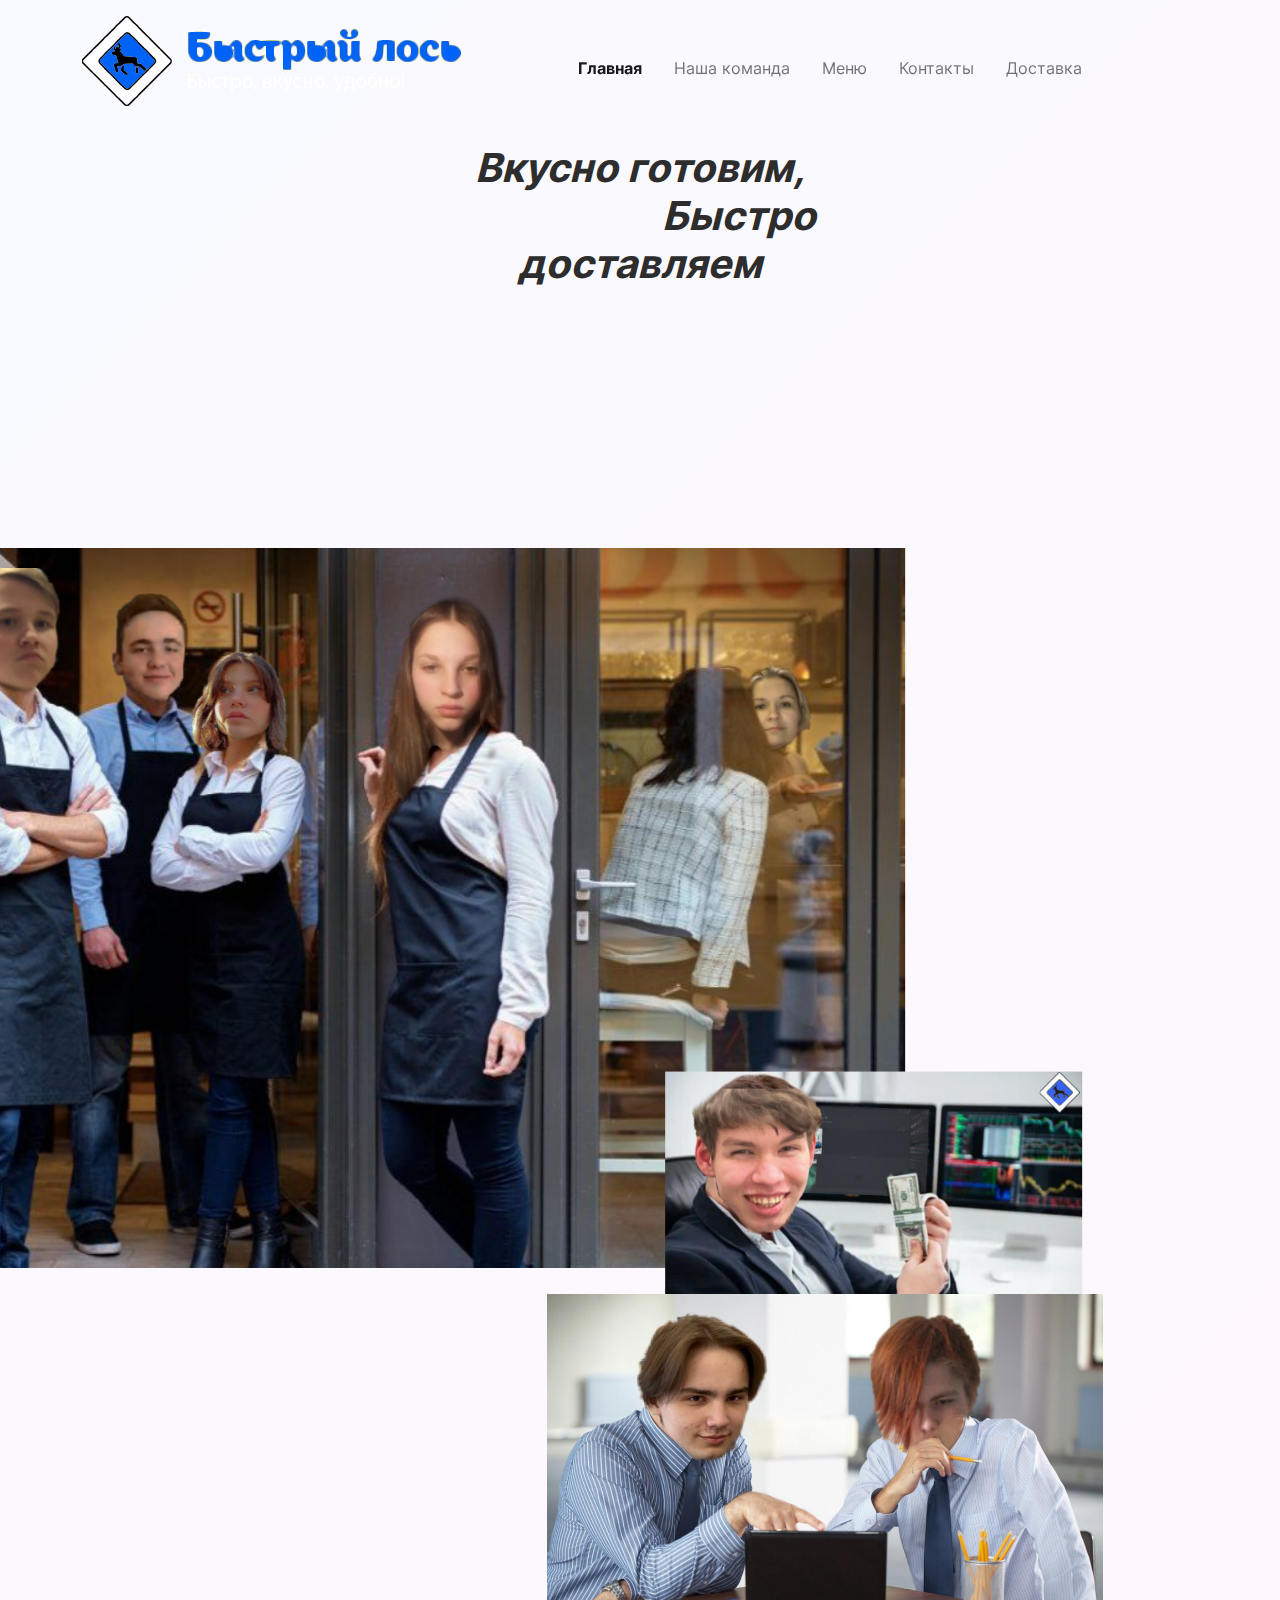
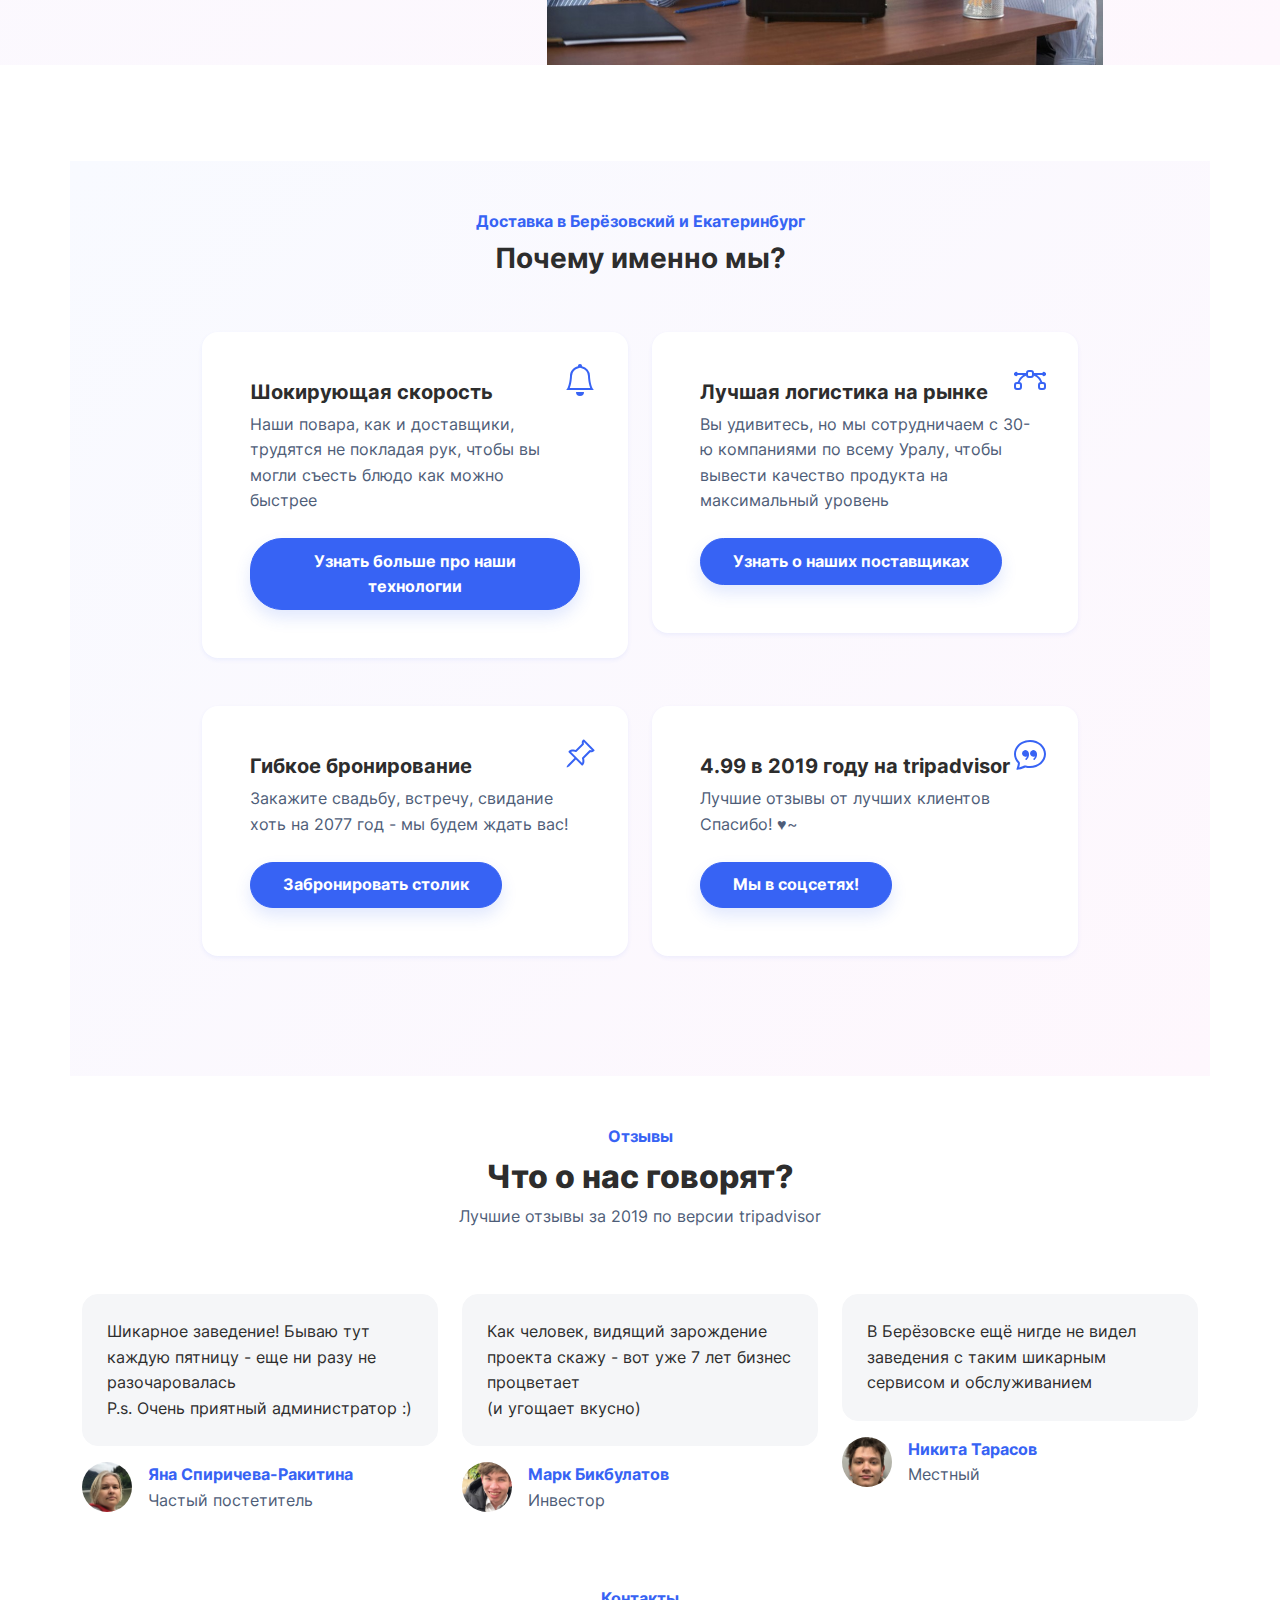
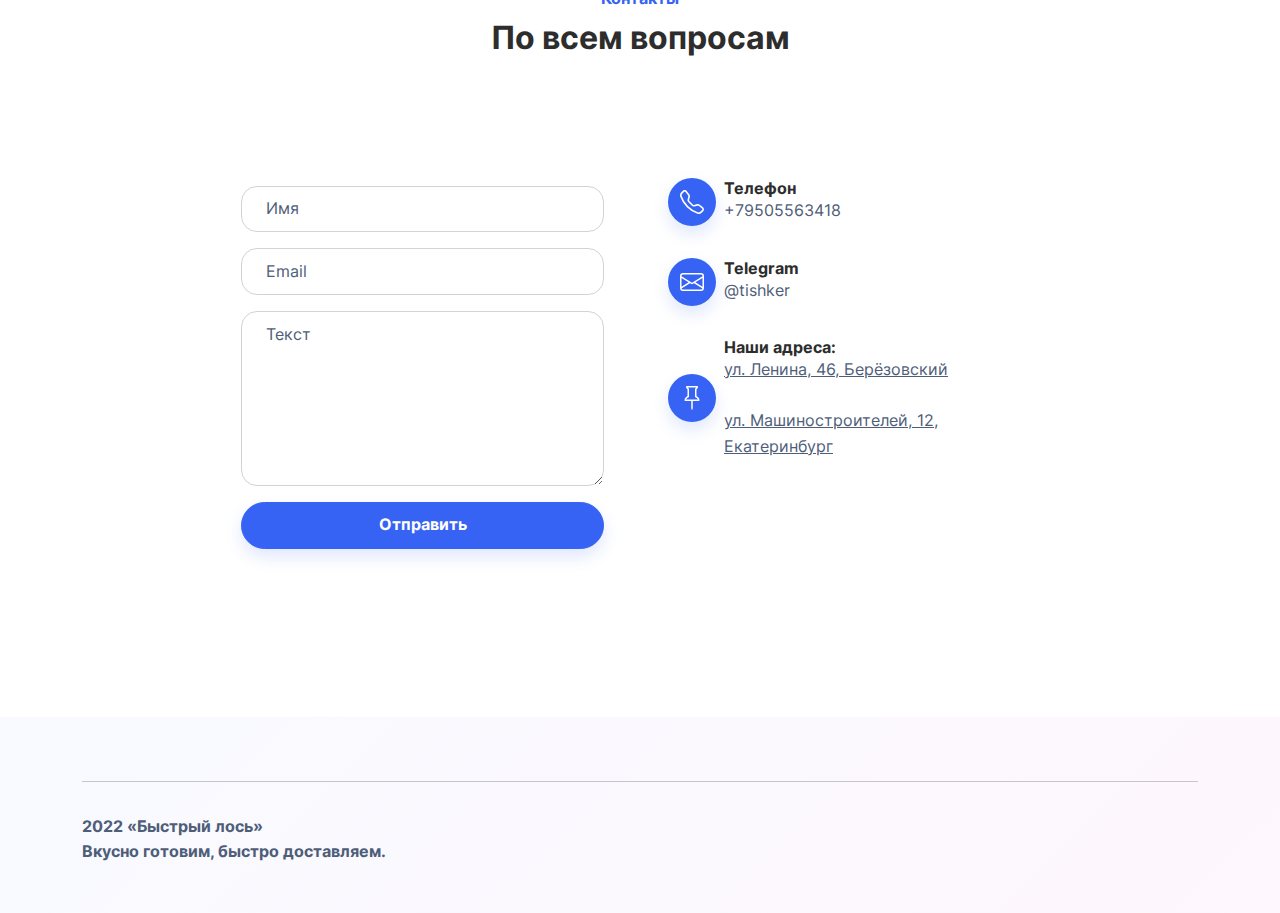
<file: templates/index.html>
<!DOCTYPE html>
<html lang="en">

<head>
    <meta charset="utf-8">
    <meta name="viewport" content="width=device-width, initial-scale=1.0, shrink-to-fit=no">
    <title>Home - FastMoose</title>
    <meta name="description" content="FastMoose - Fast Website">
    <link rel="stylesheet" href="../static/bootstrap/css/bootstrap.min.css">
    <link rel="stylesheet" href="../static/css/Inter.css">
    <link rel="stylesheet" href="../static/fonts/font-awesome.min.css">
    <link rel="stylesheet" href="../static/css/Contact-Form-v2-Modal--Full-with-Google-Map.css">
    <link rel="stylesheet" href="../static/css/untitled.css">
</head>

<body style="/*background: url(&quot;design.jpg&quot;);*/background-position: 0 -60px;">
    <nav class="navbar navbar-light navbar-expand-md fixed-top navbar-shrink py-3" id="mainNav">
        <div class="container"><button data-bs-toggle="collapse" class="navbar-toggler" data-bs-target="#navcol-1"><span class="visually-hidden">Toggle navigation</span><span class="navbar-toggler-icon"></span></button><p><a href="/"><img src="../static/img/mmos.png"></a></p>
            <div class="collapse navbar-collapse" id="navcol-1">
                <ul class="navbar-nav mx-auto">
                    <li class="nav-item"><a class="nav-link active" href="/">Главная</a></li>
                    <li class="nav-item"><a class="nav-link" href="team">Наша команда</a></li>
                    <li class="nav-item"><a class="nav-link" href="products">Меню</a></li>
                    <li class="nav-item"><a class="nav-link" href="contacts">Контакты</a></li>
                    <li class="nav-item"><a class="nav-link" href="shopping-cart">Доставка</a></li>
                </ul>
            </div>
        </div>
    </nav>
    <header class="bg-primary-gradient pt-5">
        <div class="container pt-4 pt-xl-5">
            <div class="row pt-5">
                <div class="col-md-8 col-xl-6 text-center text-md-start mx-auto">
                    <div class="text-center">
                        <h1 class="fw-bold"><em>Вкусно готовим,</em><br><em>&nbsp; &nbsp; &nbsp; &nbsp; &nbsp; &nbsp; &nbsp; &nbsp; &nbsp; &nbsp; &nbsp; Быстро доставляем</em></h1>
                    </div>
                </div>
                <div class="col-12 col-lg-10 mx-auto">
                    <div class="position-relative" style="display: flex;flex-wrap: wrap;justify-content: flex-end;">
                        <div style="position: relative;flex: 0 0 45%;transform: translate3d(-15%, 35%, 0);"><img src="../static/img/team/safe_harbor.png"></div>
                        <div style="position: relative;flex: 0 0 45%;transform: translate3d(-5%, 20%, 0);"><img class="img-fluid" src="../static/img/team/invest.png" data-bss-parallax="" data-bss-parallax-speed="0.4"></div>
                        <div style="position: relative;flex: 0 0 60%;transform: translate3d(0, 0%, 0);"><img class="img-fluid" src="../static/img/team/overworkers.jpg" data-bss-parallax="" data-bss-parallax-speed="0.25"></div>
                    </div>
                </div>
            </div>
        </div>
    </header>
    <section class="py-5"></section>
    <section>
        <div class="container bg-primary-gradient py-5">
            <div class="row">
                <div class="col-md-8 col-xl-6 text-center mx-auto"><p class="fw-bold text-primary mb-2">Доставка в Берёзовский и Екатеринбург</p>
                    <h3 class="fw-bold">Почему именно мы?</h3>
                </div>
            </div>
            <div class="py-5 p-lg-5">
                <div class="row row-cols-1 row-cols-md-2 mx-auto" style="max-width: 900px;">
                    <div class="col mb-5">
                        <div class="card shadow-sm">
                            <div class="card-body px-4 py-5 px-md-5">
                                <div class="bs-icon-lg d-flex justify-content-center align-items-center mb-3 bs-icon" style="top: 1rem;right: 1rem;position: absolute;"><svg xmlns="http://www.w3.org/2000/svg" width="1em" height="1em" fill="currentColor" viewBox="0 0 16 16" class="bi bi-bell">
                                        <path d="M8 16a2 2 0 0 0 2-2H6a2 2 0 0 0 2 2zM8 1.918l-.797.161A4.002 4.002 0 0 0 4 6c0 .628-.134 2.197-.459 3.742-.16.767-.376 1.566-.663 2.258h10.244c-.287-.692-.502-1.49-.663-2.258C12.134 8.197 12 6.628 12 6a4.002 4.002 0 0 0-3.203-3.92L8 1.917zM14.22 12c.223.447.481.801.78 1H1c.299-.199.557-.553.78-1C2.68 10.2 3 6.88 3 6c0-2.42 1.72-4.44 4.005-4.901a1 1 0 1 1 1.99 0A5.002 5.002 0 0 1 13 6c0 .88.32 4.2 1.22 6z"></path>
                                    </svg></div>
                                <h5 class="fw-bold card-title">Шокирующая скорость</h5>
                                <p class="text-muted card-text mb-4">Наши повара, как и доставщики, трудятся не покладая рук, чтобы вы могли съесть блюдо как можно быстрее&nbsp;</p><button class="btn btn-primary shadow" type="button">Узнать больше про наши технологии</button>
                            </div>
                        </div>
                    </div>
                    <div class="col mb-5">
                        <div class="card shadow-sm">
                            <div class="card-body px-4 py-5 px-md-5">
                                <div class="bs-icon-lg d-flex justify-content-center align-items-center mb-3 bs-icon" style="top: 1rem;right: 1rem;position: absolute;"><svg xmlns="http://www.w3.org/2000/svg" width="1em" height="1em" fill="currentColor" viewBox="0 0 16 16" class="bi bi-bezier">
                                        <path fill-rule="evenodd" d="M0 10.5A1.5 1.5 0 0 1 1.5 9h1A1.5 1.5 0 0 1 4 10.5v1A1.5 1.5 0 0 1 2.5 13h-1A1.5 1.5 0 0 1 0 11.5v-1zm1.5-.5a.5.5 0 0 0-.5.5v1a.5.5 0 0 0 .5.5h1a.5.5 0 0 0 .5-.5v-1a.5.5 0 0 0-.5-.5h-1zm10.5.5A1.5 1.5 0 0 1 13.5 9h1a1.5 1.5 0 0 1 1.5 1.5v1a1.5 1.5 0 0 1-1.5 1.5h-1a1.5 1.5 0 0 1-1.5-1.5v-1zm1.5-.5a.5.5 0 0 0-.5.5v1a.5.5 0 0 0 .5.5h1a.5.5 0 0 0 .5-.5v-1a.5.5 0 0 0-.5-.5h-1zM6 4.5A1.5 1.5 0 0 1 7.5 3h1A1.5 1.5 0 0 1 10 4.5v1A1.5 1.5 0 0 1 8.5 7h-1A1.5 1.5 0 0 1 6 5.5v-1zM7.5 4a.5.5 0 0 0-.5.5v1a.5.5 0 0 0 .5.5h1a.5.5 0 0 0 .5-.5v-1a.5.5 0 0 0-.5-.5h-1z"></path>
                                        <path d="M6 4.5H1.866a1 1 0 1 0 0 1h2.668A6.517 6.517 0 0 0 1.814 9H2.5c.123 0 .244.015.358.043a5.517 5.517 0 0 1 3.185-3.185A1.503 1.503 0 0 1 6 5.5v-1zm3.957 1.358A1.5 1.5 0 0 0 10 5.5v-1h4.134a1 1 0 1 1 0 1h-2.668a6.517 6.517 0 0 1 2.72 3.5H13.5c-.123 0-.243.015-.358.043a5.517 5.517 0 0 0-3.185-3.185z"></path>
                                    </svg></div>
                                <h5 class="fw-bold card-title">Лучшая логистика на рынке</h5>
                                <p class="text-muted card-text mb-4">Вы удивитесь, но мы сотрудничаем с 30-ю компаниями по всему Уралу, чтобы вывести качество продукта на максимальный уровень</p><button class="btn btn-primary shadow" type="button">Узнать о наших поставщиках</button>
                            </div>
                        </div>
                    </div>
                    <div class="col mb-4">
                        <div class="card shadow-sm">
                            <div class="card-body px-4 py-5 px-md-5">
                                <div class="bs-icon-lg d-flex justify-content-center align-items-center mb-3 bs-icon" style="top: 1rem;right: 1rem;position: absolute;"><svg xmlns="http://www.w3.org/2000/svg" width="1em" height="1em" fill="currentColor" viewBox="0 0 16 16" class="bi bi-pin-angle">
                                        <path d="M9.828.722a.5.5 0 0 1 .354.146l4.95 4.95a.5.5 0 0 1 0 .707c-.48.48-1.072.588-1.503.588-.177 0-.335-.018-.46-.039l-3.134 3.134a5.927 5.927 0 0 1 .16 1.013c.046.702-.032 1.687-.72 2.375a.5.5 0 0 1-.707 0l-2.829-2.828-3.182 3.182c-.195.195-1.219.902-1.414.707-.195-.195.512-1.22.707-1.414l3.182-3.182-2.828-2.829a.5.5 0 0 1 0-.707c.688-.688 1.673-.767 2.375-.72a5.922 5.922 0 0 1 1.013.16l3.134-3.133a2.772 2.772 0 0 1-.04-.461c0-.43.108-1.022.589-1.503a.5.5 0 0 1 .353-.146zm.122 2.112v-.002.002zm0-.002v.002a.5.5 0 0 1-.122.51L6.293 6.878a.5.5 0 0 1-.511.12H5.78l-.014-.004a4.507 4.507 0 0 0-.288-.076 4.922 4.922 0 0 0-.765-.116c-.422-.028-.836.008-1.175.15l5.51 5.509c.141-.34.177-.753.149-1.175a4.924 4.924 0 0 0-.192-1.054l-.004-.013v-.001a.5.5 0 0 1 .12-.512l3.536-3.535a.5.5 0 0 1 .532-.115l.096.022c.087.017.208.034.344.034.114 0 .23-.011.343-.04L9.927 2.028c-.029.113-.04.23-.04.343a1.779 1.779 0 0 0 .062.46z"></path>
                                    </svg></div>
                                <h5 class="fw-bold card-title">Гибкое бронирование</h5>
                                <p class="text-muted card-text mb-4">Закажите свадьбу, встречу, свидание хоть на 2077 год - мы будем ждать вас!</p><button class="btn btn-primary shadow" type="button">Забронировать столик</button>
                            </div>
                        </div>
                    </div>
                    <div class="col mb-4">
                        <div class="card shadow-sm">
                            <div class="card-body px-4 py-5 px-md-5">
                                <div class="bs-icon-lg d-flex justify-content-center align-items-center mb-3 bs-icon" style="top: 1rem;right: 1rem;position: absolute;"><svg xmlns="http://www.w3.org/2000/svg" width="1em" height="1em" fill="currentColor" viewBox="0 0 16 16" class="bi bi-chat-quote">
                                        <path d="M2.678 11.894a1 1 0 0 1 .287.801 10.97 10.97 0 0 1-.398 2c1.395-.323 2.247-.697 2.634-.893a1 1 0 0 1 .71-.074A8.06 8.06 0 0 0 8 14c3.996 0 7-2.807 7-6 0-3.192-3.004-6-7-6S1 4.808 1 8c0 1.468.617 2.83 1.678 3.894zm-.493 3.905a21.682 21.682 0 0 1-.713.129c-.2.032-.352-.176-.273-.362a9.68 9.68 0 0 0 .244-.637l.003-.01c.248-.72.45-1.548.524-2.319C.743 11.37 0 9.76 0 8c0-3.866 3.582-7 8-7s8 3.134 8 7-3.582 7-8 7a9.06 9.06 0 0 1-2.347-.306c-.52.263-1.639.742-3.468 1.105z"></path>
                                        <path d="M7.066 6.76A1.665 1.665 0 0 0 4 7.668a1.667 1.667 0 0 0 2.561 1.406c-.131.389-.375.804-.777 1.22a.417.417 0 0 0 .6.58c1.486-1.54 1.293-3.214.682-4.112zm4 0A1.665 1.665 0 0 0 8 7.668a1.667 1.667 0 0 0 2.561 1.406c-.131.389-.375.804-.777 1.22a.417.417 0 0 0 .6.58c1.486-1.54 1.293-3.214.682-4.112z"></path>
                                    </svg></div>
                                <h5 class="fw-bold card-title">4.99 в 2019 году на tripadvisor</h5>
                                <p class="text-muted card-text mb-4">Лучшие отзывы от лучших клиентов<br>Спасибо! ♥~<br></p><button class="btn btn-primary shadow" type="button">Мы в соцсетях!</button>
                            </div>
                        </div>
                    </div>
                </div>
            </div>
        </div>
    </section>
    <div class="container py-5">
        <div class="row mb-5">
            <div class="col-md-8 col-xl-6 text-center mx-auto"><p class="fw-bold text-primary mb-2">Отзывы</p>
                <h2 class="fw-bold"><strong>Что о нас говорят?</strong></h2>
                <p class="text-muted w-lg-50">Лучшие отзывы за 2019 по версии tripadvisor</p>
            </div>
        </div>
        <div class="row row-cols-1 row-cols-sm-2 row-cols-lg-3 d-sm-flex justify-content-sm-center">
            <div class="col mb-4">
                <div class="d-flex flex-column align-items-center align-items-sm-start">
                    <p class="bg-light border rounded border-light p-4">Шикарное заведение! Бываю тут каждую пятницу - еще ни разу не разочаровалась<br>P.s. Очень приятный администратор :)</p>
                    <div class="d-flex"><img class="rounded-circle flex-shrink-0 me-3 fit-cover" width="50" height="50" src="../static/img/team/yana.jpg">
                        <div>
                            <p class="fw-bold text-primary mb-0">Яна Спиричева-Ракитина</p>
                            <p class="text-muted mb-0">Частый постетитель</p>
                        </div>
                    </div>
                </div>
            </div>
            <div class="col mb-4">
                <div class="d-flex flex-column align-items-center align-items-sm-start">
                    <p class="bg-light border rounded border-light p-4">Как человек, видящий зарождение проекта скажу - вот уже 7 лет бизнес процветает <br>(и угощает вкусно)</p>
                    <div class="d-flex"><img class="rounded-circle flex-shrink-0 me-3 fit-cover" width="50" height="50" src="../static/img/team/mark.jpg">
                        <div>
                            <p class="fw-bold text-primary mb-0">Марк Бикбулатов</p>
                            <p class="text-muted mb-0">Инвестор</p>
                        </div>
                    </div>
                </div>
            </div>
            <div class="col mb-4">
                <div class="d-flex flex-column align-items-center align-items-sm-start">
                    <p class="bg-light border rounded border-light p-4">В Берёзовске ещё нигде не видел заведения с таким шикарным сервисом и обслуживанием</p>
                    <div class="d-flex"><img class="rounded-circle flex-shrink-0 me-3 fit-cover" width="50" height="50" src="../static/img/team/Никита%20Тарасов.jpg">
                        <div>
                            <p class="fw-bold text-primary mb-0">Никита Тарасов</p>
                            <p class="text-muted mb-0">Местный</p>
                        </div>
                    </div>
                </div>
            </div>
        </div>
    </div>
    <div class="row mb-5">
        <div class="col-md-8 col-xl-6 text-center mx-auto"><p class="fw-bold text-primary mb-2">Контакты</p>
            <h2 class="fw-bold">По всем вопросам</h2>
        </div>
    </div>
    <section></section>
    <section class="py-5 mt-5">
        <div class="row d-flex justify-content-center">
            <div class="col-md-6 col-xl-4">
                <div>
                    <form class="p-3 p-xl-4" method="post">
                        <div class="mb-3"><input id="name-1" class="form-control" type="text" name="name" placeholder="Имя" /></div>
                        <div class="mb-3"><input id="email-1" class="form-control" type="email" name="email" placeholder="Email" /></div>
                        <div class="mb-3"><textarea id="message-1" class="form-control" name="message" rows="6" placeholder="Текст"></textarea></div>
                        <div><button class="btn btn-primary shadow d-block w-100" type="submit">Отправить</button></div>
                    </form>
                </div>
            </div>
            <div class="col-md-4 col-xl-4 d-flex justify-content-center justify-content-xl-start">
                <div class="d-flex flex-wrap flex-md-column justify-content-md-start align-items-md-start h-100">
                    <div class="d-flex align-items-center p-3">
                        <div class="bs-icon-md bs-icon-circle bs-icon-primary shadow d-flex flex-shrink-0 justify-content-center align-items-center d-inline-block bs-icon bs-icon-md"><svg xmlns="http://www.w3.org/2000/svg" width="1em" height="1em" fill="currentColor" viewBox="0 0 16 16" class="bi bi-telephone">
                                <path d="M3.654 1.328a.678.678 0 0 0-1.015-.063L1.605 2.3c-.483.484-.661 1.169-.45 1.77a17.568 17.568 0 0 0 4.168 6.608 17.569 17.569 0 0 0 6.608 4.168c.601.211 1.286.033 1.77-.45l1.034-1.034a.678.678 0 0 0-.063-1.015l-2.307-1.794a.678.678 0 0 0-.58-.122l-2.19.547a1.745 1.745 0 0 1-1.657-.459L5.482 8.062a1.745 1.745 0 0 1-.46-1.657l.548-2.19a.678.678 0 0 0-.122-.58L3.654 1.328zM1.884.511a1.745 1.745 0 0 1 2.612.163L6.29 2.98c.329.423.445.974.315 1.494l-.547 2.19a.678.678 0 0 0 .178.643l2.457 2.457a.678.678 0 0 0 .644.178l2.189-.547a1.745 1.745 0 0 1 1.494.315l2.306 1.794c.829.645.905 1.87.163 2.611l-1.034 1.034c-.74.74-1.846 1.065-2.877.702a18.634 18.634 0 0 1-7.01-4.42 18.634 18.634 0 0 1-4.42-7.009c-.362-1.03-.037-2.137.703-2.877L1.885.511z"></path>
                            </svg></div>
                        <div class="px-2">
                            <h6 class="fw-bold mb-0">Телефон</h6>
                            <p class="text-muted mb-0">+79505563418</p>
                        </div>
                    </div>
                    <div class="d-flex align-items-center p-3">
                        <div class="bs-icon-md bs-icon-circle bs-icon-primary shadow d-flex flex-shrink-0 justify-content-center align-items-center d-inline-block bs-icon bs-icon-md"><svg xmlns="http://www.w3.org/2000/svg" width="1em" height="1em" fill="currentColor" viewBox="0 0 16 16" class="bi bi-envelope">
                                <path fill-rule="evenodd" d="M0 4a2 2 0 0 1 2-2h12a2 2 0 0 1 2 2v8a2 2 0 0 1-2 2H2a2 2 0 0 1-2-2V4Zm2-1a1 1 0 0 0-1 1v.217l7 4.2 7-4.2V4a1 1 0 0 0-1-1H2Zm13 2.383-4.708 2.825L15 11.105V5.383Zm-.034 6.876-5.64-3.471L8 9.583l-1.326-.795-5.64 3.47A1 1 0 0 0 2 13h12a1 1 0 0 0 .966-.741ZM1 11.105l4.708-2.897L1 5.383v5.722Z"></path>
                            </svg></div>
                        <div class="px-2">
                            <h6 class="fw-bold mb-0">Telegram</h6>
                            <p class="text-muted mb-0">@tishker</p>
                        </div>
                    </div>
                    <div class="d-flex align-items-center p-3">
                        <div class="bs-icon-md bs-icon-circle bs-icon-primary shadow d-flex flex-shrink-0 justify-content-center align-items-center d-inline-block bs-icon bs-icon-md"><svg xmlns="http://www.w3.org/2000/svg" width="1em" height="1em" fill="currentColor" viewBox="0 0 16 16" class="bi bi-pin">
                                <path d="M4.146.146A.5.5 0 0 1 4.5 0h7a.5.5 0 0 1 .5.5c0 .68-.342 1.174-.646 1.479-.126.125-.25.224-.354.298v4.431l.078.048c.203.127.476.314.751.555C12.36 7.775 13 8.527 13 9.5a.5.5 0 0 1-.5.5h-4v4.5c0 .276-.224 1.5-.5 1.5s-.5-1.224-.5-1.5V10h-4a.5.5 0 0 1-.5-.5c0-.973.64-1.725 1.17-2.189A5.921 5.921 0 0 1 5 6.708V2.277a2.77 2.77 0 0 1-.354-.298C4.342 1.674 4 1.179 4 .5a.5.5 0 0 1 .146-.354zm1.58 1.408-.002-.001.002.001zm-.002-.001.002.001A.5.5 0 0 1 6 2v5a.5.5 0 0 1-.276.447h-.002l-.012.007-.054.03a4.922 4.922 0 0 0-.827.58c-.318.278-.585.596-.725.936h7.792c-.14-.34-.407-.658-.725-.936a4.915 4.915 0 0 0-.881-.61l-.012-.006h-.002A.5.5 0 0 1 10 7V2a.5.5 0 0 1 .295-.458 1.775 1.775 0 0 0 .351-.271c.08-.08.155-.17.214-.271H5.14c.06.1.133.191.214.271a1.78 1.78 0 0 0 .37.282z"></path>
                            </svg></div>
                        <div class="px-2">
                            <h6 class="fw-bold mb-0">Наши адреса:</h6><p class="text-muted mb-0"><a href="https://yandex.ru/profile/175678267855" target="_blank">ул. Ленина, 46, Берёзовский</a><br /><br /><a href="https://yandex.ru/profile/213275637997" target="_blank">ул. Машиностроителей, 12, Екатеринбург</a><br /></p>
                        </div>
                    </div>
                </div>
            </div>
        </div>
    </section>
    <section class="py-5"></section>
    <footer class="bg-primary-gradient">
        <div class="container py-4 py-lg-5">
            <hr>
            <div class="text-muted d-flex justify-content-between align-items-center pt-3">
                <p class="mb-0"><strong>2022 «Быстрый лось»</strong><br><strong>Вкусно готовим, быстро доставляем.</strong><br></p>
                <ul class="list-inline mb-0">
                    <li class="list-inline-item"></li>
                    <li class="list-inline-item"></li>
                    <li class="list-inline-item"></li>
                </ul>
            </div>
        </div>
    </footer>
    <script src="../static/js/jquery.min.js"></script>
    <script src="../static/bootstrap/js/bootstrap.min.js"></script>
    <script src="../static/js/bs-init.js"></script>
    <script src="../static/js/bold-and-bright.js"></script>
    <script src="../static/js/Contact-Form-v2-Modal--Full-with-Google-Map.js"></script>
</body>

</html>
</file>
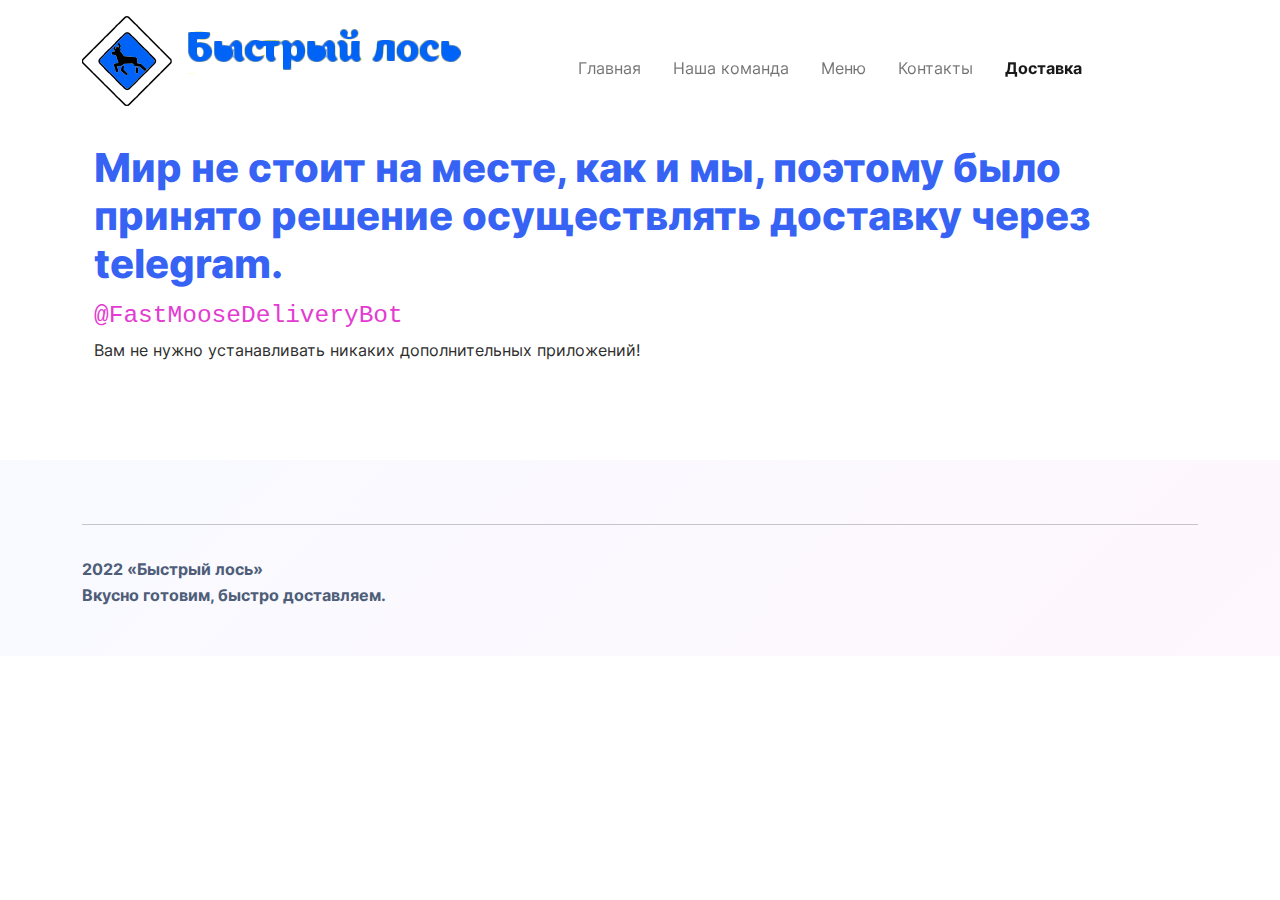
<file: templates/shopping-cart.html>
<!DOCTYPE html>
<html lang="en">

<head>
    <meta charset="utf-8">
    <meta name="viewport" content="width=device-width, initial-scale=1.0, shrink-to-fit=no">
    <title>Shopping Cart - FastMoose</title>
    <meta name="description" content="FastMoose - Fast Website">
    <link rel="stylesheet" href="../static/bootstrap/css/bootstrap.min.css">
    <link rel="stylesheet" href="../static/css/Inter.css">
    <link rel="stylesheet" href="../static/fonts/font-awesome.min.css">
    <link rel="stylesheet" href="../static/css/Contact-Form-v2-Modal--Full-with-Google-Map.css">
    <link rel="stylesheet" href="../static/css/untitled.css">
</head>

<body>
    <nav class="navbar navbar-light navbar-expand-md fixed-top navbar-shrink py-3" id="mainNav">
        <div class="container"><button data-bs-toggle="collapse" class="navbar-toggler" data-bs-target="#navcol-1"><span class="visually-hidden">Toggle navigation</span><span class="navbar-toggler-icon"></span></button><p><a href="/"><img src="../static/img/mmos.png"></a></p>
            <div class="collapse navbar-collapse" id="navcol-1">
                <ul class="navbar-nav mx-auto">
                    <li class="nav-item"><a class="nav-link" href="/">Главная</a></li>
                    <li class="nav-item"><a class="nav-link" href="team">Наша команда</a></li>
                    <li class="nav-item"><a class="nav-link" href="products">Меню</a></li>
                    <li class="nav-item"><a class="nav-link" href="contacts">Контакты</a></li>
                    <li class="nav-item"><a class="nav-link active" href="shopping-cart">Доставка</a></li>
                </ul>
            </div>
        </div>
    </nav>
    <section class="py-5 mt-5">
        <div class="container py-5">
            <div class="row mx-auto" style="/*max-width: 700px;*/">
                <div class="col"><h1 class="fw-bold text-primary mb-2"><strong>Мир не стоит на месте, как и мы, поэтому было принято решение осуществлять доставку через telegram.</strong></h1>
<h3><code>@FastMooseDeliveryBot</code></h3>
<h1></h1>
<h1></h1>
<h4></h4><span>Вам не нужно устанавливать никаких дополнительных приложений!</span></div>
            </div>
        </div>
    </section>
    <footer class="bg-primary-gradient">
        <div class="container py-4 py-lg-5">
            <hr>
            <div class="text-muted d-flex justify-content-between align-items-center pt-3">
                <p class="mb-0"><strong>2022 «Быстрый лось»</strong><br><strong>Вкусно готовим, быстро доставляем.</strong><br></p>
                <ul class="list-inline mb-0">
                    <li class="list-inline-item"></li>
                    <li class="list-inline-item"></li>
                    <li class="list-inline-item"></li>
                </ul>
            </div>
        </div>
    </footer>
    <script src="../static/js/jquery.min.js"></script>
    <script src="../static/bootstrap/js/bootstrap.min.js"></script>
    <script src="../static/js/bs-init.js"></script>
    <script src="../static/js/bold-and-bright.js"></script>
    <script src="../static/js/Contact-Form-v2-Modal--Full-with-Google-Map.js"></script>
</body>

</html>
</file>
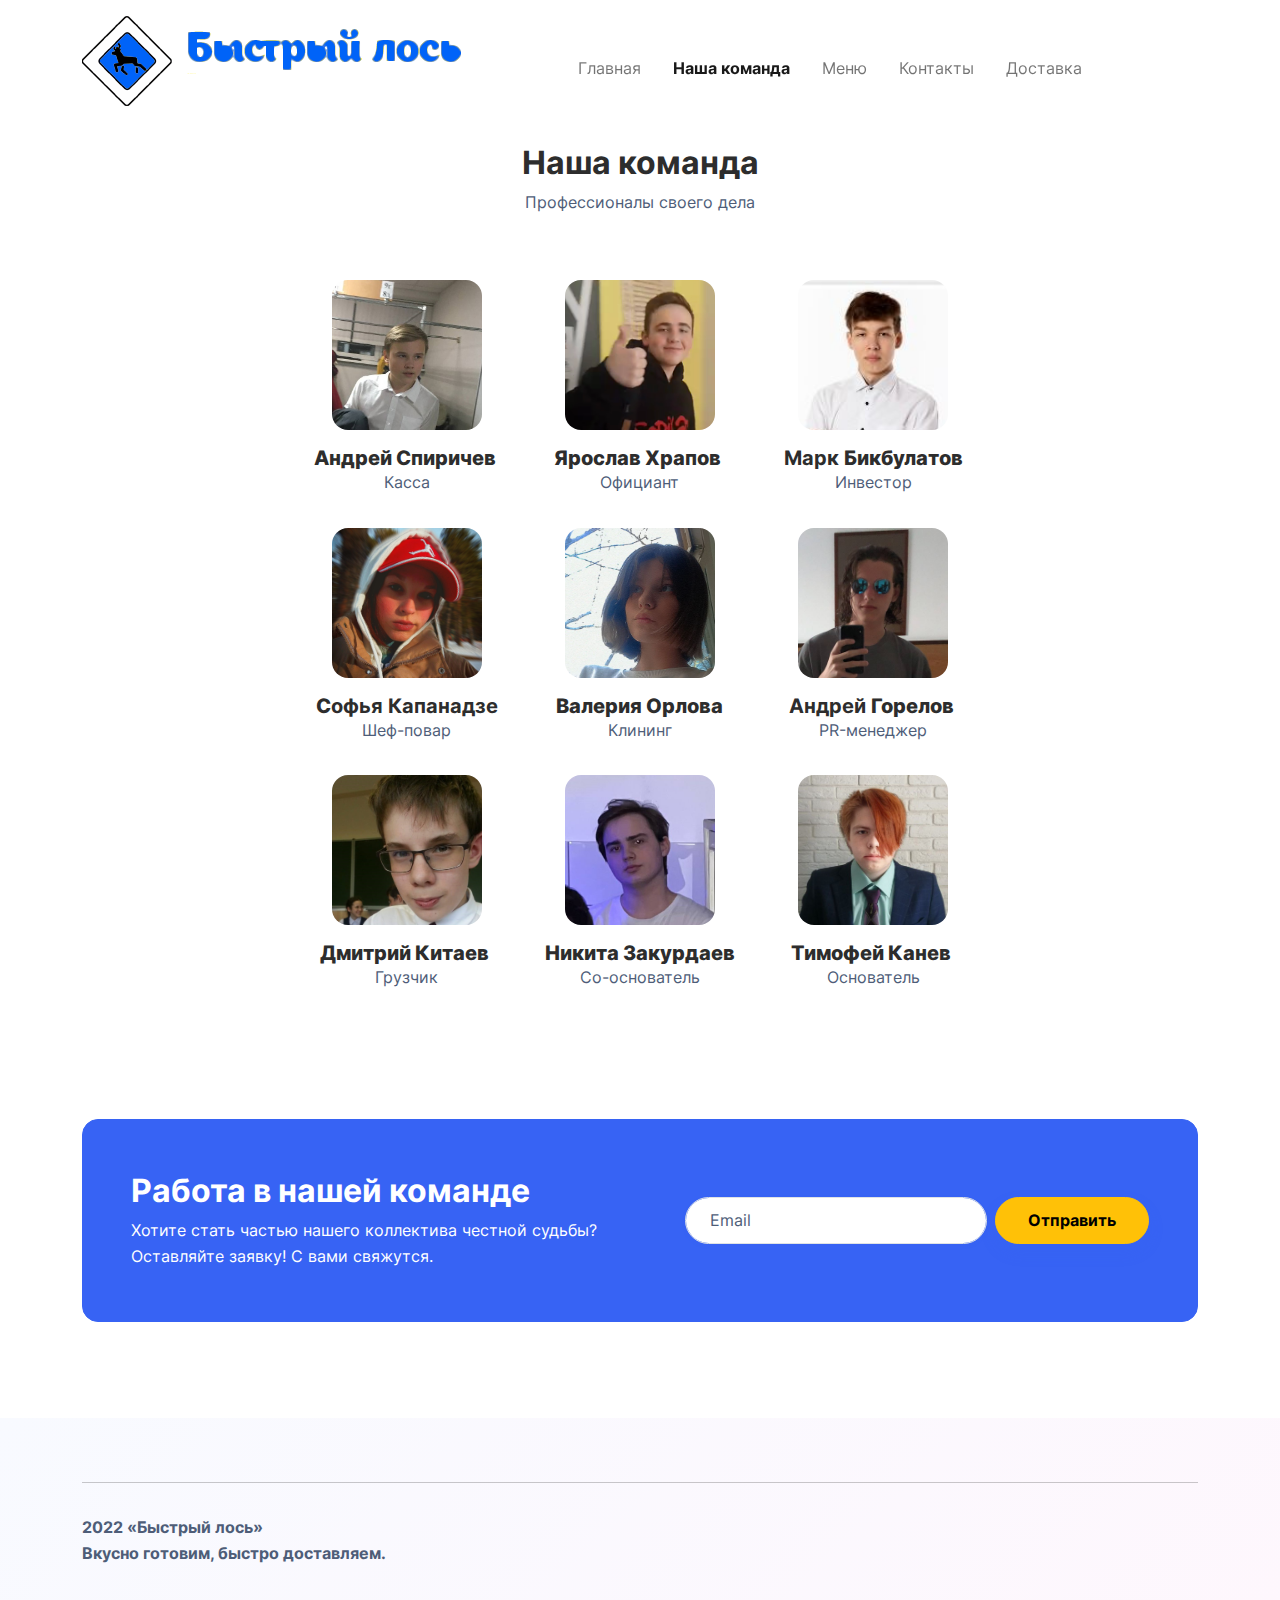
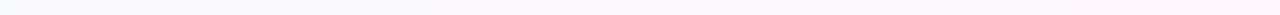
<file: templates/team.html>
<!DOCTYPE html>
<html lang="en">

<head>
    <meta charset="utf-8">
    <meta name="viewport" content="width=device-width, initial-scale=1.0, shrink-to-fit=no">
    <title>Team - FastMoose</title>
    <meta name="description" content="FastMoose - Fast Website">
    <link rel="stylesheet" href="../static/bootstrap/css/bootstrap.min.css">
    <link rel="stylesheet" href="../static/css/Inter.css">
    <link rel="stylesheet" href="../static/fonts/font-awesome.min.css">
    <link rel="stylesheet" href="../static/css/Contact-Form-v2-Modal--Full-with-Google-Map.css">
    <link rel="stylesheet" href="../static/css/untitled.css">
</head>

<body>
    <nav class="navbar navbar-light navbar-expand-md fixed-top navbar-shrink py-3" id="mainNav">
        <div class="container"><button data-bs-toggle="collapse" class="navbar-toggler" data-bs-target="#navcol-1"><span class="visually-hidden">Toggle navigation</span><span class="navbar-toggler-icon"></span></button><p><a href="/"><img src="../static/img/mmos.png"></a></p>
            <div class="collapse navbar-collapse" id="navcol-1">
                <ul class="navbar-nav mx-auto">
                    <li class="nav-item"><a class="nav-link" href="/">Главная</a></li>
                    <li class="nav-item"><a class="nav-link active" href="team">Наша команда</a></li>
                    <li class="nav-item"><a class="nav-link" href="products">Меню</a></li>
                    <li class="nav-item"><a class="nav-link" href="contacts">Контакты</a></li>
                    <li class="nav-item"><a class="nav-link" href="shopping-cart">Доставка</a></li>
                </ul>
            </div>
        </div>
    </nav>
    <section class="py-5 mt-5">
        <div class="container py-5">
            <div class="row mb-4 mb-lg-5">
                <div class="col-md-8 col-xl-6 text-center mx-auto">
                    <h2 class="fw-bold">Наша команда</h2>
                    <p class="text-muted w-lg-50">Профессионалы своего дела</p>
                </div>
            </div>
            <div class="row row-cols-2 row-cols-md-3 mx-auto" style="max-width: 700px;">
                <div class="col mb-4">
                    <div class="text-center"><img class="rounded mb-3 fit-cover" width="150" height="150" src="../static/img/team/shmyesh.jpg">
                        <h5 class="fw-bold mb-0"><strong>Андрей&nbsp;Спиричев&nbsp;</strong><br></h5>
                        <p class="text-muted mb-2">Касса</p>
                    </div>
                </div>
                <div class="col mb-4">
                    <div class="text-center"><img class="rounded mb-3 fit-cover" width="150" height="150" src="../static/img/team/yarik.png">
                        <h5 class="fw-bold mb-0"><strong>Ярослав&nbsp;Храпов&nbsp;</strong><br></h5>
                        <p class="text-muted mb-2">Официант</p>
                    </div>
                </div>
                <div class="col mb-4">
                    <div class="text-center"><img class="rounded mb-3 fit-cover" width="150" height="150" src="../static/img/team/mark_ormal.png">
                        <h5 class="fw-bold mb-0">Марк&nbsp;<strong>Бикбулатов</strong><br></h5>
                        <p class="text-muted mb-2">Инвестор</p>
                    </div>
                </div>
                <div class="col mb-4">
                    <div class="text-center"><img class="rounded mb-3 fit-cover" width="150" height="150" src="../static/img/team/sonya.jpg">
                        <h5 class="fw-bold mb-0"><strong>С</strong>офья Капанадзе<br></h5>
                        <p class="text-muted mb-2">Шеф-повар</p>
                    </div>
                </div>
                <div class="col mb-4">
                    <div class="text-center"><img class="rounded mb-3 fit-cover" width="150" height="150" src="../static/img/team/lera.png">
                        <h5 class="fw-bold mb-0"><strong>Валерия Орлова</strong><br></h5>
                        <p class="text-muted mb-2">Клининг</p>
                    </div>
                </div>
                <div class="col mb-4">
                    <div class="text-center"><img class="rounded mb-3 fit-cover" width="150" height="150" src="../static/img/team/nad.jpg">
                        <h5 class="fw-bold mb-0">Андрей&nbsp;<strong>Горелов&nbsp;</strong><br></h5>
                        <p class="text-muted mb-2">PR-менеджер</p>
                    </div>
                </div>
                <div class="col mb-4">
                    <div class="text-center"><img class="rounded mb-3 fit-cover" width="150" height="150" src="../static/img/team/dima.jpg">
                        <h5 class="fw-bold mb-0"><strong>Дмитрий&nbsp;Китаев&nbsp;</strong><br></h5>
                        <p class="text-muted mb-2">Грузчик</p>
                    </div>
                </div>
                <div class="col mb-4">
                    <div class="text-center"><img class="rounded mb-3 fit-cover" width="150" height="150" src="../static/img/team/nikita_polite.jpg">
                        <h5 class="fw-bold mb-0"><strong>Никита Закурдаев</strong></h5>
                        <p class="text-muted mb-2">Со-основатель</p>
                    </div>
                </div>
                <div class="col mb-4">
                    <div class="text-center"><img class="rounded mb-3 fit-cover" width="150" height="150" src="../static/img/team/tish.jpg">
                        <h5 class="fw-bold mb-0"><strong>Тимофей&nbsp;Канев&nbsp;</strong><br></h5>
                        <p class="text-muted mb-2">Основатель</p>
                    </div>
                </div>
            </div>
        </div>
        <section class="py-5">
            <div class="container">
                <div class="text-white bg-primary border rounded border-primary d-flex flex-column justify-content-between align-items-center flex-lg-row p-4 p-lg-5">
                    <div class="text-center text-lg-start py-3 py-lg-1">
                        <h2 class="fw-bold mb-2">Работа в нашей команде</h2>
                        <p class="mb-0">Хотите стать частью нашего коллектива честной судьбы?<br>Оставляйте заявку! С вами свяжутся.</p>
                    </div>
                    <form class="d-flex justify-content-center flex-wrap flex-lg-nowrap" method="post">
                        <div class="my-2"><input class="border rounded-pill shadow-sm form-control" type="email" name="email" placeholder="Email" /></div>
                        <div class="my-2"><button class="btn btn-secondary shadow ms-2" type="submit">Отправить</button></div>
                    </form>
                </div>
            </div>
        </section>
    </section>
    <footer class="bg-primary-gradient">
        <div class="container py-4 py-lg-5">
            <hr>
            <div class="text-muted d-flex justify-content-between align-items-center pt-3">
                <p class="mb-0"><strong>2022 «Быстрый лось»</strong><br><strong>Вкусно готовим, быстро доставляем.</strong><br></p>
                <ul class="list-inline mb-0">
                    <li class="list-inline-item"></li>
                    <li class="list-inline-item"></li>
                    <li class="list-inline-item"></li>
                </ul>
            </div>
        </div>
    </footer>
    <script src="../static/js/jquery.min.js"></script>
    <script src="../static/bootstrap/js/bootstrap.min.js"></script>
    <script src="../static/js/bs-init.js"></script>
    <script src="../static/js/bold-and-bright.js"></script>
    <script src="../static/js/Contact-Form-v2-Modal--Full-with-Google-Map.js"></script>
</body>

</html>
</file>
<file: static/css/Inter.css>
@font-face {
	font-family: 'Inter';
	src: url(../fonts//s/inter/v11/UcC73FwrK3iLTeHuS_fvQtMwCp50KnMa2JL7SUc.woff2) format('woff2');
	font-weight: 300;
	font-style: normal;
	font-display: swap;
	unicode-range: U+0460-052F, U+1C80-1C88, U+20B4, U+2DE0-2DFF, U+A640-A69F, U+FE2E-FE2F;
}

@font-face {
	font-family: 'Inter';
	src: url(../fonts//s/inter/v11/UcC73FwrK3iLTeHuS_fvQtMwCp50KnMa0ZL7SUc.woff2) format('woff2');
	font-weight: 300;
	font-style: normal;
	font-display: swap;
	unicode-range: U+0400-045F, U+0490-0491, U+04B0-04B1, U+2116;
}

@font-face {
	font-family: 'Inter';
	src: url(../fonts//s/inter/v11/UcC73FwrK3iLTeHuS_fvQtMwCp50KnMa2ZL7SUc.woff2) format('woff2');
	font-weight: 300;
	font-style: normal;
	font-display: swap;
	unicode-range: U+1F00-1FFF;
}

@font-face {
	font-family: 'Inter';
	src: url(../fonts//s/inter/v11/UcC73FwrK3iLTeHuS_fvQtMwCp50KnMa1pL7SUc.woff2) format('woff2');
	font-weight: 300;
	font-style: normal;
	font-display: swap;
	unicode-range: U+0370-03FF;
}

@font-face {
	font-family: 'Inter';
	src: url(../fonts//s/inter/v11/UcC73FwrK3iLTeHuS_fvQtMwCp50KnMa2pL7SUc.woff2) format('woff2');
	font-weight: 300;
	font-style: normal;
	font-display: swap;
	unicode-range: U+0102-0103, U+0110-0111, U+0128-0129, U+0168-0169, U+01A0-01A1, U+01AF-01B0, U+1EA0-1EF9, U+20AB;
}

@font-face {
	font-family: 'Inter';
	src: url(../fonts//s/inter/v11/UcC73FwrK3iLTeHuS_fvQtMwCp50KnMa25L7SUc.woff2) format('woff2');
	font-weight: 300;
	font-style: normal;
	font-display: swap;
	unicode-range: U+0100-024F, U+0259, U+1E00-1EFF, U+2020, U+20A0-20AB, U+20AD-20CF, U+2113, U+2C60-2C7F, U+A720-A7FF;
}

@font-face {
	font-family: 'Inter';
	src: url(../fonts//s/inter/v11/UcC73FwrK3iLTeHuS_fvQtMwCp50KnMa1ZL7.woff2) format('woff2');
	font-weight: 300;
	font-style: normal;
	font-display: swap;
	unicode-range: U+0000-00FF, U+0131, U+0152-0153, U+02BB-02BC, U+02C6, U+02DA, U+02DC, U+2000-206F, U+2074, U+20AC, U+2122, U+2191, U+2193, U+2212, U+2215, U+FEFF, U+FFFD;
}

@font-face {
	font-family: 'Inter';
	src: url(../fonts//s/inter/v11/UcC73FwrK3iLTeHuS_fvQtMwCp50KnMa2JL7SUc.woff2) format('woff2');
	font-weight: 400;
	font-style: normal;
	font-display: swap;
	unicode-range: U+0460-052F, U+1C80-1C88, U+20B4, U+2DE0-2DFF, U+A640-A69F, U+FE2E-FE2F;
}

@font-face {
	font-family: 'Inter';
	src: url(../fonts//s/inter/v11/UcC73FwrK3iLTeHuS_fvQtMwCp50KnMa0ZL7SUc.woff2) format('woff2');
	font-weight: 400;
	font-style: normal;
	font-display: swap;
	unicode-range: U+0400-045F, U+0490-0491, U+04B0-04B1, U+2116;
}

@font-face {
	font-family: 'Inter';
	src: url(../fonts//s/inter/v11/UcC73FwrK3iLTeHuS_fvQtMwCp50KnMa2ZL7SUc.woff2) format('woff2');
	font-weight: 400;
	font-style: normal;
	font-display: swap;
	unicode-range: U+1F00-1FFF;
}

@font-face {
	font-family: 'Inter';
	src: url(../fonts//s/inter/v11/UcC73FwrK3iLTeHuS_fvQtMwCp50KnMa1pL7SUc.woff2) format('woff2');
	font-weight: 400;
	font-style: normal;
	font-display: swap;
	unicode-range: U+0370-03FF;
}

@font-face {
	font-family: 'Inter';
	src: url(../fonts//s/inter/v11/UcC73FwrK3iLTeHuS_fvQtMwCp50KnMa2pL7SUc.woff2) format('woff2');
	font-weight: 400;
	font-style: normal;
	font-display: swap;
	unicode-range: U+0102-0103, U+0110-0111, U+0128-0129, U+0168-0169, U+01A0-01A1, U+01AF-01B0, U+1EA0-1EF9, U+20AB;
}

@font-face {
	font-family: 'Inter';
	src: url(../fonts//s/inter/v11/UcC73FwrK3iLTeHuS_fvQtMwCp50KnMa25L7SUc.woff2) format('woff2');
	font-weight: 400;
	font-style: normal;
	font-display: swap;
	unicode-range: U+0100-024F, U+0259, U+1E00-1EFF, U+2020, U+20A0-20AB, U+20AD-20CF, U+2113, U+2C60-2C7F, U+A720-A7FF;
}

@font-face {
	font-family: 'Inter';
	src: url(../fonts//s/inter/v11/UcC73FwrK3iLTeHuS_fvQtMwCp50KnMa1ZL7.woff2) format('woff2');
	font-weight: 400;
	font-style: normal;
	font-display: swap;
	unicode-range: U+0000-00FF, U+0131, U+0152-0153, U+02BB-02BC, U+02C6, U+02DA, U+02DC, U+2000-206F, U+2074, U+20AC, U+2122, U+2191, U+2193, U+2212, U+2215, U+FEFF, U+FFFD;
}

@font-face {
	font-family: 'Inter';
	src: url(../fonts//s/inter/v11/UcC73FwrK3iLTeHuS_fvQtMwCp50KnMa2JL7SUc.woff2) format('woff2');
	font-weight: 600;
	font-style: normal;
	font-display: swap;
	unicode-range: U+0460-052F, U+1C80-1C88, U+20B4, U+2DE0-2DFF, U+A640-A69F, U+FE2E-FE2F;
}

@font-face {
	font-family: 'Inter';
	src: url(../fonts//s/inter/v11/UcC73FwrK3iLTeHuS_fvQtMwCp50KnMa0ZL7SUc.woff2) format('woff2');
	font-weight: 600;
	font-style: normal;
	font-display: swap;
	unicode-range: U+0400-045F, U+0490-0491, U+04B0-04B1, U+2116;
}

@font-face {
	font-family: 'Inter';
	src: url(../fonts//s/inter/v11/UcC73FwrK3iLTeHuS_fvQtMwCp50KnMa2ZL7SUc.woff2) format('woff2');
	font-weight: 600;
	font-style: normal;
	font-display: swap;
	unicode-range: U+1F00-1FFF;
}

@font-face {
	font-family: 'Inter';
	src: url(../fonts//s/inter/v11/UcC73FwrK3iLTeHuS_fvQtMwCp50KnMa1pL7SUc.woff2) format('woff2');
	font-weight: 600;
	font-style: normal;
	font-display: swap;
	unicode-range: U+0370-03FF;
}

@font-face {
	font-family: 'Inter';
	src: url(../fonts//s/inter/v11/UcC73FwrK3iLTeHuS_fvQtMwCp50KnMa2pL7SUc.woff2) format('woff2');
	font-weight: 600;
	font-style: normal;
	font-display: swap;
	unicode-range: U+0102-0103, U+0110-0111, U+0128-0129, U+0168-0169, U+01A0-01A1, U+01AF-01B0, U+1EA0-1EF9, U+20AB;
}

@font-face {
	font-family: 'Inter';
	src: url(../fonts//s/inter/v11/UcC73FwrK3iLTeHuS_fvQtMwCp50KnMa25L7SUc.woff2) format('woff2');
	font-weight: 600;
	font-style: normal;
	font-display: swap;
	unicode-range: U+0100-024F, U+0259, U+1E00-1EFF, U+2020, U+20A0-20AB, U+20AD-20CF, U+2113, U+2C60-2C7F, U+A720-A7FF;
}

@font-face {
	font-family: 'Inter';
	src: url(../fonts//s/inter/v11/UcC73FwrK3iLTeHuS_fvQtMwCp50KnMa1ZL7.woff2) format('woff2');
	font-weight: 600;
	font-style: normal;
	font-display: swap;
	unicode-range: U+0000-00FF, U+0131, U+0152-0153, U+02BB-02BC, U+02C6, U+02DA, U+02DC, U+2000-206F, U+2074, U+20AC, U+2122, U+2191, U+2193, U+2212, U+2215, U+FEFF, U+FFFD;
}

@font-face {
	font-family: 'Inter';
	src: url(../fonts//s/inter/v11/UcC73FwrK3iLTeHuS_fvQtMwCp50KnMa2JL7SUc.woff2) format('woff2');
	font-weight: 700;
	font-style: normal;
	font-display: swap;
	unicode-range: U+0460-052F, U+1C80-1C88, U+20B4, U+2DE0-2DFF, U+A640-A69F, U+FE2E-FE2F;
}

@font-face {
	font-family: 'Inter';
	src: url(../fonts//s/inter/v11/UcC73FwrK3iLTeHuS_fvQtMwCp50KnMa0ZL7SUc.woff2) format('woff2');
	font-weight: 700;
	font-style: normal;
	font-display: swap;
	unicode-range: U+0400-045F, U+0490-0491, U+04B0-04B1, U+2116;
}

@font-face {
	font-family: 'Inter';
	src: url(../fonts//s/inter/v11/UcC73FwrK3iLTeHuS_fvQtMwCp50KnMa2ZL7SUc.woff2) format('woff2');
	font-weight: 700;
	font-style: normal;
	font-display: swap;
	unicode-range: U+1F00-1FFF;
}

@font-face {
	font-family: 'Inter';
	src: url(../fonts//s/inter/v11/UcC73FwrK3iLTeHuS_fvQtMwCp50KnMa1pL7SUc.woff2) format('woff2');
	font-weight: 700;
	font-style: normal;
	font-display: swap;
	unicode-range: U+0370-03FF;
}

@font-face {
	font-family: 'Inter';
	src: url(../fonts//s/inter/v11/UcC73FwrK3iLTeHuS_fvQtMwCp50KnMa2pL7SUc.woff2) format('woff2');
	font-weight: 700;
	font-style: normal;
	font-display: swap;
	unicode-range: U+0102-0103, U+0110-0111, U+0128-0129, U+0168-0169, U+01A0-01A1, U+01AF-01B0, U+1EA0-1EF9, U+20AB;
}

@font-face {
	font-family: 'Inter';
	src: url(../fonts//s/inter/v11/UcC73FwrK3iLTeHuS_fvQtMwCp50KnMa25L7SUc.woff2) format('woff2');
	font-weight: 700;
	font-style: normal;
	font-display: swap;
	unicode-range: U+0100-024F, U+0259, U+1E00-1EFF, U+2020, U+20A0-20AB, U+20AD-20CF, U+2113, U+2C60-2C7F, U+A720-A7FF;
}

@font-face {
	font-family: 'Inter';
	src: url(../fonts//s/inter/v11/UcC73FwrK3iLTeHuS_fvQtMwCp50KnMa1ZL7.woff2) format('woff2');
	font-weight: 700;
	font-style: normal;
	font-display: swap;
	unicode-range: U+0000-00FF, U+0131, U+0152-0153, U+02BB-02BC, U+02C6, U+02DA, U+02DC, U+2000-206F, U+2074, U+20AC, U+2122, U+2191, U+2193, U+2212, U+2215, U+FEFF, U+FFFD;
}

@font-face {
	font-family: 'Inter';
	src: url(../fonts//s/inter/v11/UcC73FwrK3iLTeHuS_fvQtMwCp50KnMa2JL7SUc.woff2) format('woff2');
	font-weight: 800;
	font-style: normal;
	font-display: swap;
	unicode-range: U+0460-052F, U+1C80-1C88, U+20B4, U+2DE0-2DFF, U+A640-A69F, U+FE2E-FE2F;
}

@font-face {
	font-family: 'Inter';
	src: url(../fonts//s/inter/v11/UcC73FwrK3iLTeHuS_fvQtMwCp50KnMa0ZL7SUc.woff2) format('woff2');
	font-weight: 800;
	font-style: normal;
	font-display: swap;
	unicode-range: U+0400-045F, U+0490-0491, U+04B0-04B1, U+2116;
}

@font-face {
	font-family: 'Inter';
	src: url(../fonts//s/inter/v11/UcC73FwrK3iLTeHuS_fvQtMwCp50KnMa2ZL7SUc.woff2) format('woff2');
	font-weight: 800;
	font-style: normal;
	font-display: swap;
	unicode-range: U+1F00-1FFF;
}

@font-face {
	font-family: 'Inter';
	src: url(../fonts//s/inter/v11/UcC73FwrK3iLTeHuS_fvQtMwCp50KnMa1pL7SUc.woff2) format('woff2');
	font-weight: 800;
	font-style: normal;
	font-display: swap;
	unicode-range: U+0370-03FF;
}

@font-face {
	font-family: 'Inter';
	src: url(../fonts//s/inter/v11/UcC73FwrK3iLTeHuS_fvQtMwCp50KnMa2pL7SUc.woff2) format('woff2');
	font-weight: 800;
	font-style: normal;
	font-display: swap;
	unicode-range: U+0102-0103, U+0110-0111, U+0128-0129, U+0168-0169, U+01A0-01A1, U+01AF-01B0, U+1EA0-1EF9, U+20AB;
}

@font-face {
	font-family: 'Inter';
	src: url(../fonts//s/inter/v11/UcC73FwrK3iLTeHuS_fvQtMwCp50KnMa25L7SUc.woff2) format('woff2');
	font-weight: 800;
	font-style: normal;
	font-display: swap;
	unicode-range: U+0100-024F, U+0259, U+1E00-1EFF, U+2020, U+20A0-20AB, U+20AD-20CF, U+2113, U+2C60-2C7F, U+A720-A7FF;
}

@font-face {
	font-family: 'Inter';
	src: url(../fonts//s/inter/v11/UcC73FwrK3iLTeHuS_fvQtMwCp50KnMa1ZL7.woff2) format('woff2');
	font-weight: 800;
	font-style: normal;
	font-display: swap;
	unicode-range: U+0000-00FF, U+0131, U+0152-0153, U+02BB-02BC, U+02C6, U+02DA, U+02DC, U+2000-206F, U+2074, U+20AC, U+2122, U+2191, U+2193, U+2212, U+2215, U+FEFF, U+FFFD;
}
</file>
<file: static/css/Contact-Form-v2-Modal--Full-with-Google-Map.css>
#contactForm .h4 {
  font-weight: 400;
  border-bottom: 1px solid silver;
}

.required-input {
  color: maroon;
}

.static-map {
  margin-bottom: 20px;
}

@media (max-width: 768px) and (min-width: 767px) {
  #contactForm .static-map img {
    width: 100%;
  }
}
</file>
<file: static/css/untitled.css>
.btn-secondary {
  color: black;
  background-color: var(--bs-yellow);
  border-color: var(--bs-yellow);
}
</file>
